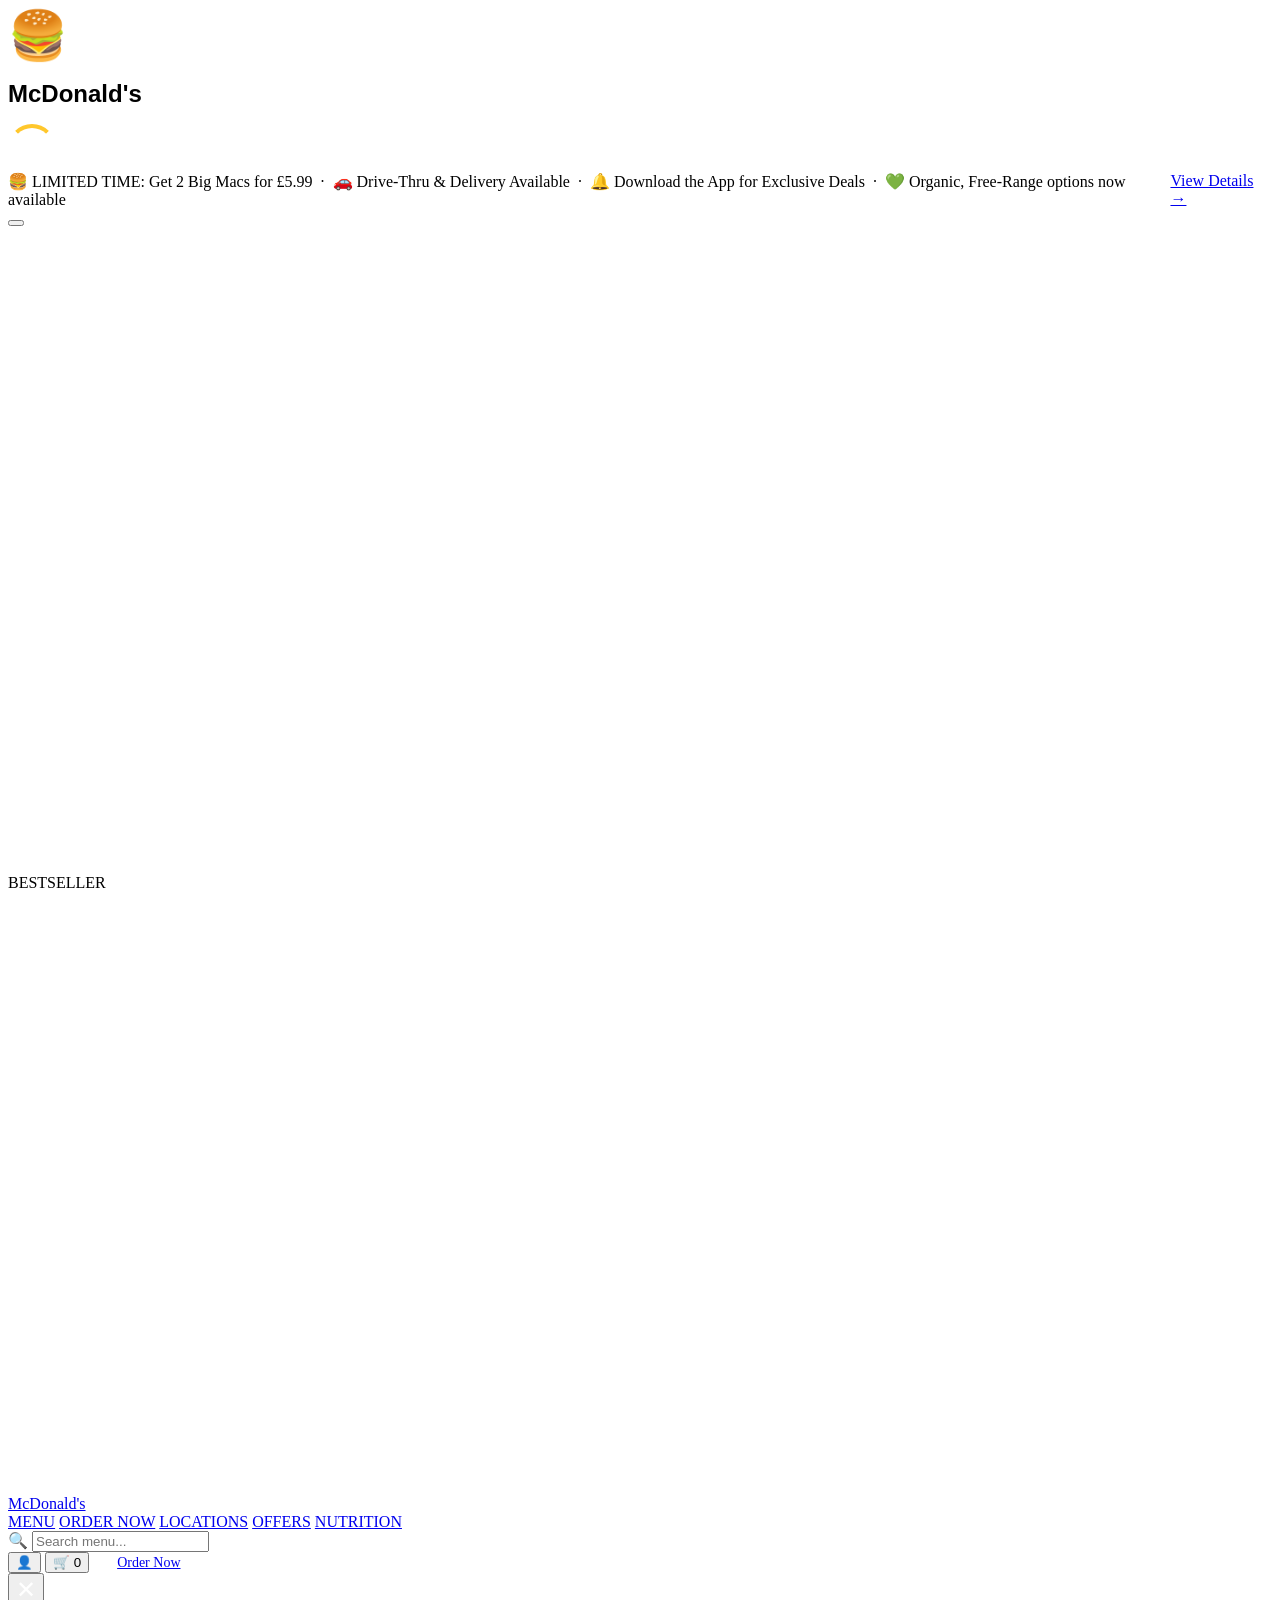
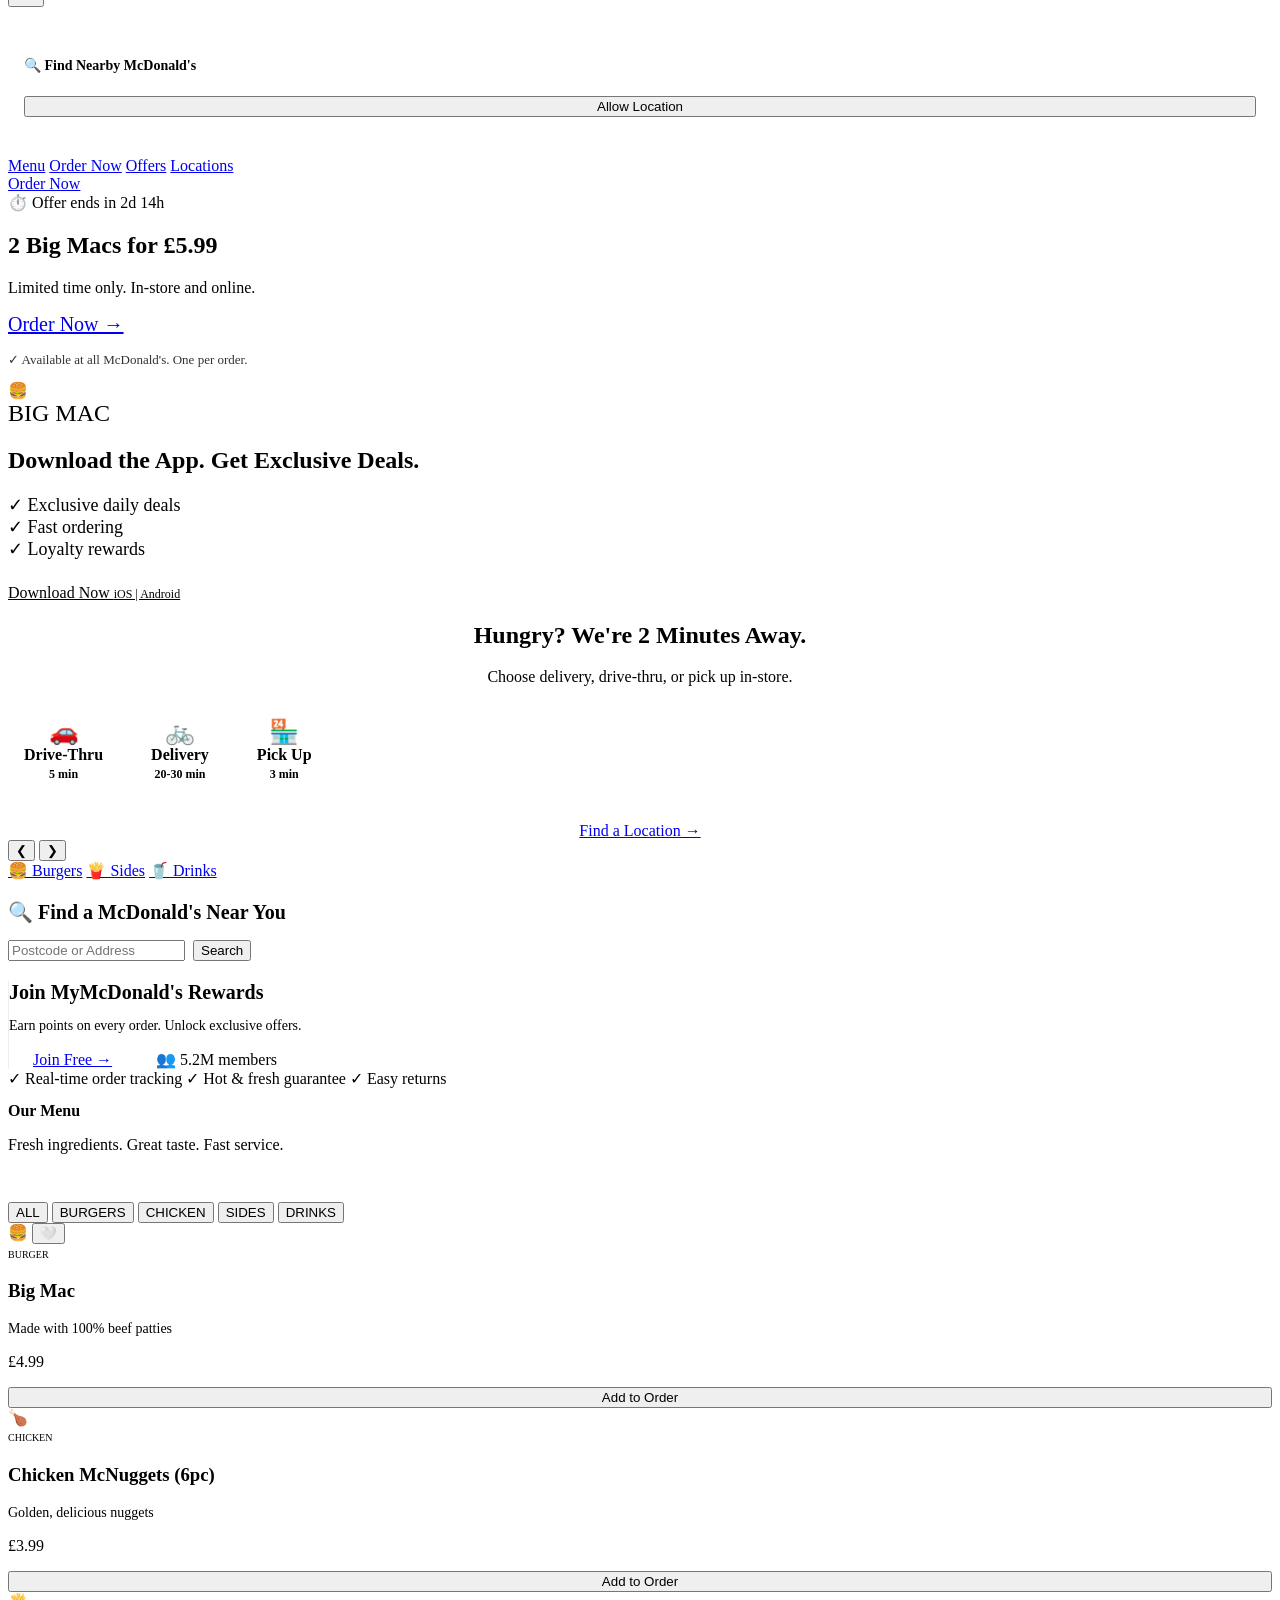
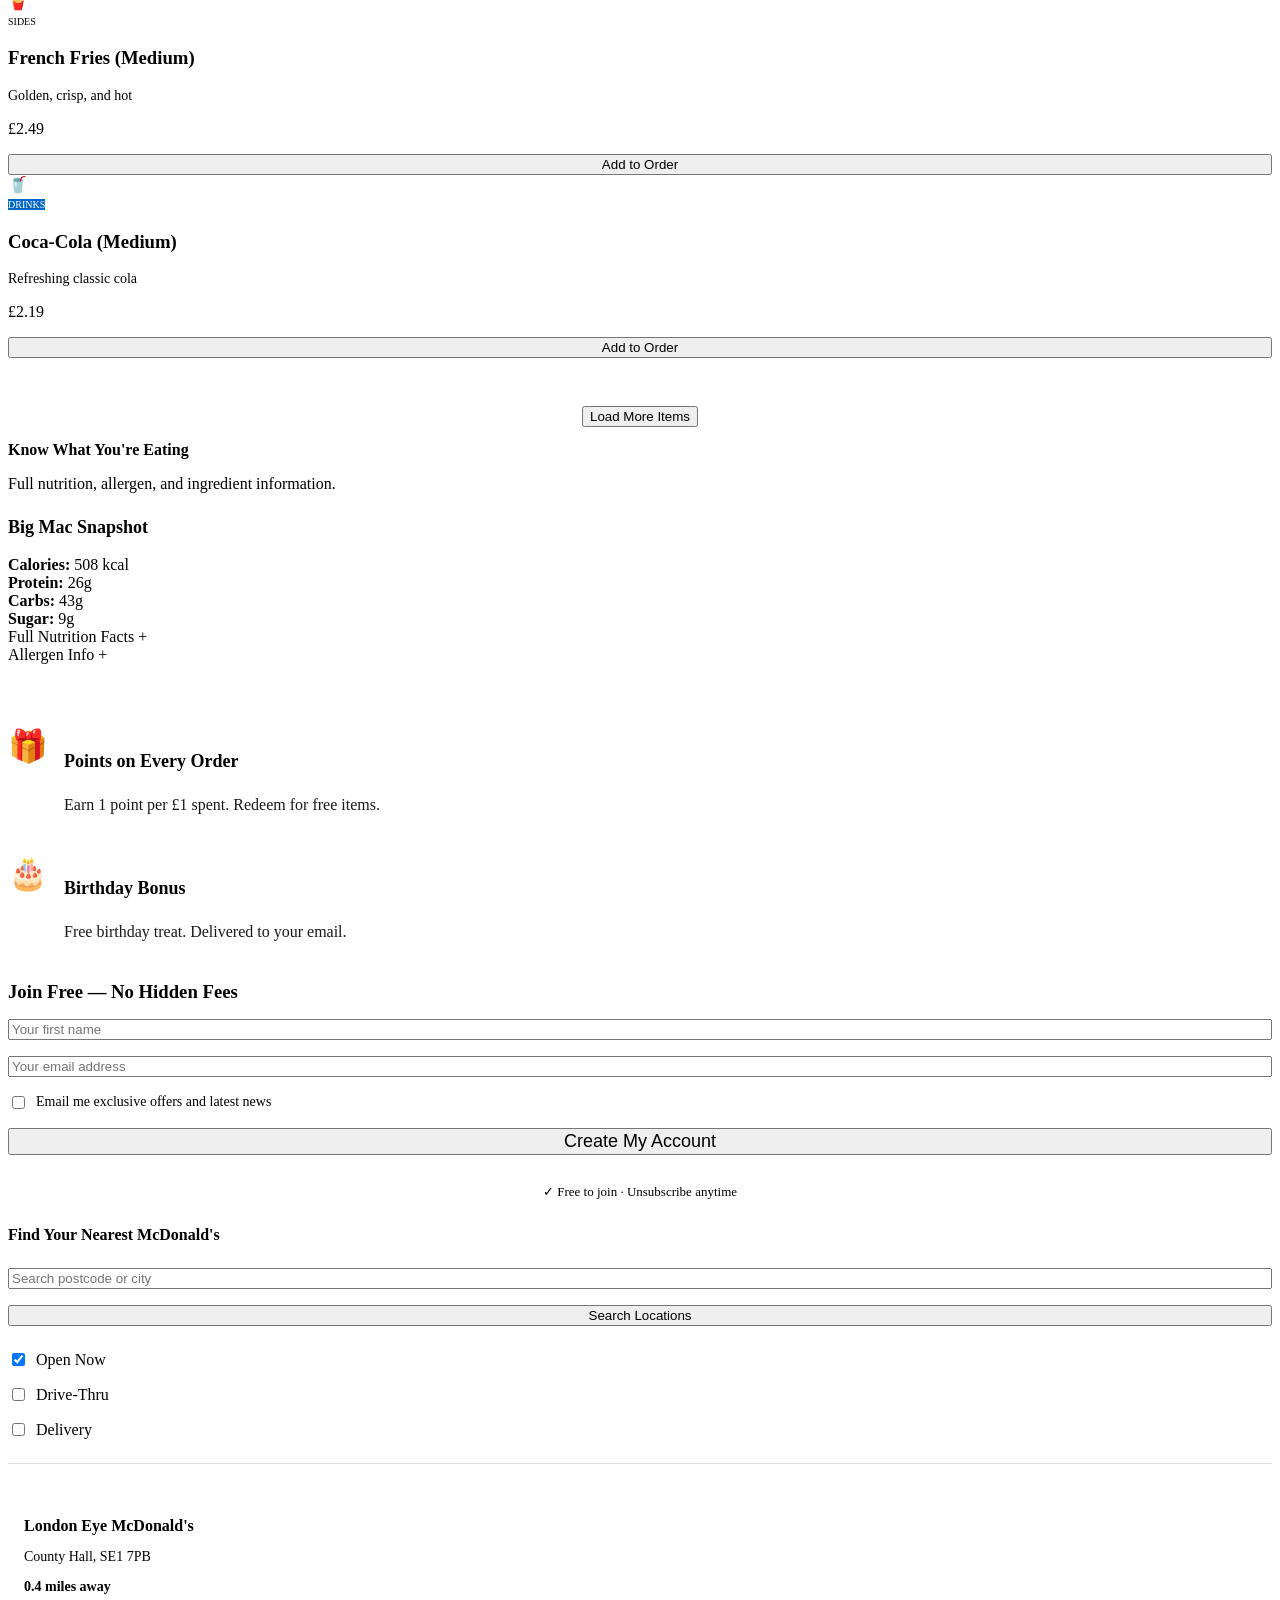
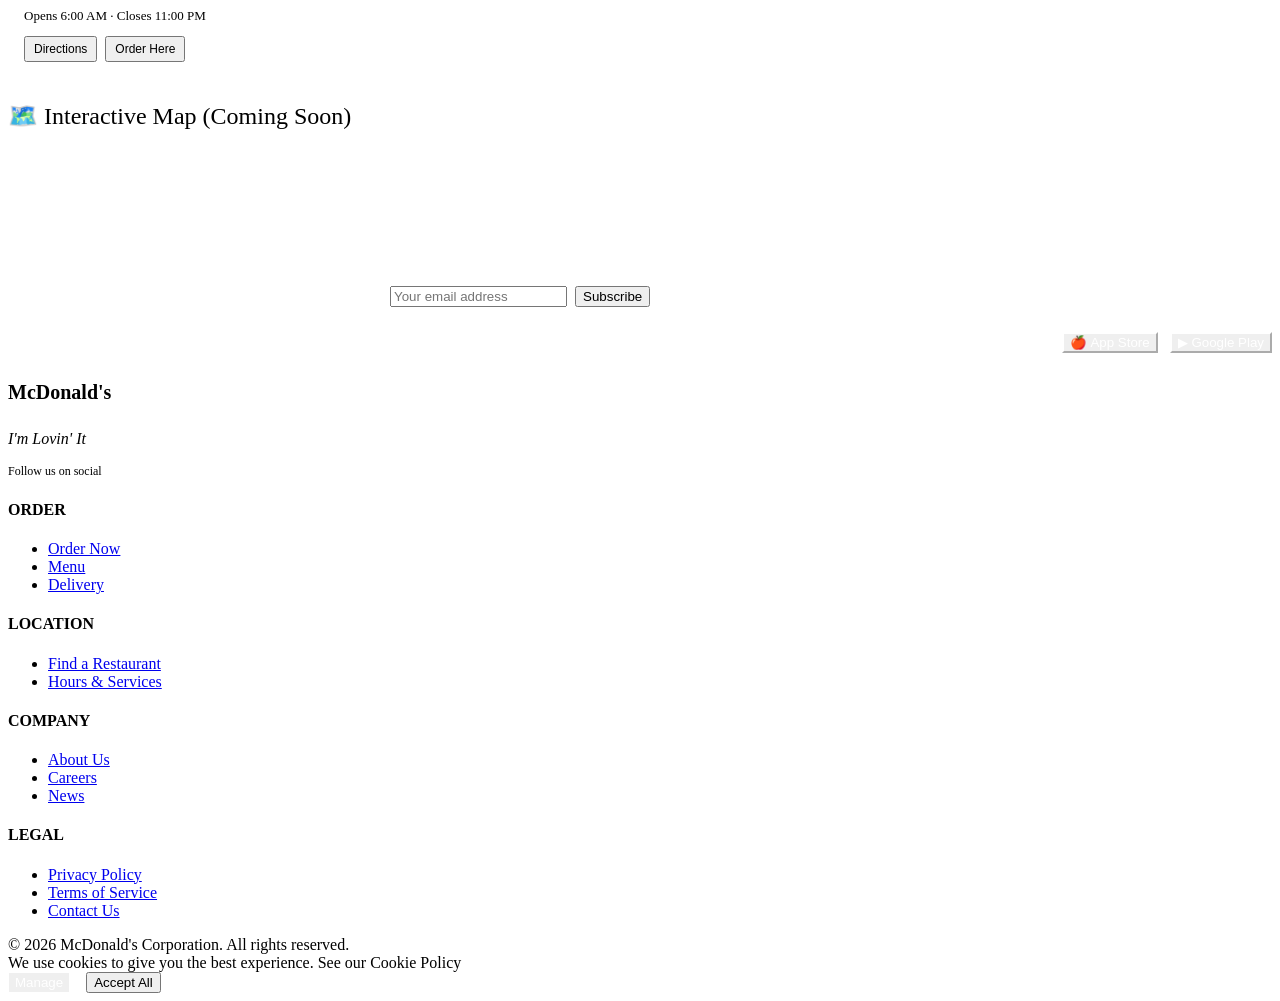
<file: index.html>
<!DOCTYPE html>
<html lang="en">
<head>
  <meta charset="UTF-8">
  <meta name="viewport" content="width=device-width, initial-scale=1.0">
  <title>McDonald's | Order Now | Delivery & Drive-Thru Available</title>
  <meta name="description" content="Browse our menu, order online, and deliver or pick up near you. Fast, fresh, and delicious. Download the app for exclusive deals.">
  <meta property="og:title" content="McDonald's | Order Now">
  <meta property="og:description" content="Browse our menu, order online, and deliver or pick up near you.">
  <meta property="og:type" content="website">
  <meta name="theme-color" content="#DC143C">
  
  <script type="application/ld+json">
    {
      "@context": "https://schema.org",
      "@type": "FastFoodRestaurant",
      "name": "McDonald's",
      "image": "logo.png",
      "aggregateRating": {
        "@type": "AggregateRating",
        "ratingValue": "4.8",
        "reviewCount": "2400000"
      }
    }
  </script>
</head>
<body>
  <!-- Page Loader -->
  <div id="page-loader" class="loader-overlay">
    <div style="font-size:48px; margin-bottom:16px;">🍔</div>
    <h2 style="margin:0;font-family:'Rubik', sans-serif;">McDonald's</h2>
    <div style="margin-top:16px;width:40px;height:40px;border:4px solid white;border-top-color:#FFC72C;border-radius:50%;animation:spin 1s linear infinite;"></div>
    <style>@keyframes spin {100%{transform:rotate(360deg)}}</style>
  </div>

  <!-- Announcement Bar -->
  <div class="announcement-bar">
    <div class="container marquee-container" style="display:flex;">
      <div class="marquee">
        🍔 LIMITED TIME: Get 2 Big Macs for £5.99 &nbsp;·&nbsp; 🚗 Drive-Thru & Delivery Available &nbsp;·&nbsp; 🔔 Download the App for Exclusive Deals &nbsp;·&nbsp; 💚 Organic, Free-Range options now available
      </div>
      <a href="#" class="announcement-link">View Details &rarr;</a>
    </div>
  </div>

  <!-- Main Nav -->
  <nav class="main-nav">
    <div class="container nav-container">
      <button class="mobile-menu-btn nav-icon" aria-label="Open menu">
        <div class="hamburger"><span></span><span></span><span></span></div>
      </button>
      <a href="#" class="nav-brand">
        <!-- Minimal M SVG abstraction -->
        <svg class="nav-logo-svg" viewBox="0 0 100 100" xmlns="http://www.w3.org/2000/svg">
          <path d="M 20 80 Q 20 20 50 20 Q 80 20 80 80" fill="transparent" stroke="var(--golden-yellow)" stroke-width="12" stroke-linecap="round"/>
          <path d="M 50 20 Q 50 50 50 50" fill="transparent" stroke="var(--primary-red)" stroke-width="12" stroke-linecap="round"/>
        </svg>
        McDonald's
      </a>
      <div class="nav-links">
        <a href="#menu">MENU</a>
        <a href="#order">ORDER NOW</a>
        <a href="#locations">LOCATIONS</a>
        <a href="#offers">OFFERS</a>
        <a href="#nutrition">NUTRITION</a>
      </div>
      <div class="nav-actions">
        <div class="nav-search-container" id="nav-search-wrapper">
          <div class="search-input-wrapper">
            <span class="search-icon">🔍</span>
            <input type="text" id="nav-search-input" placeholder="Search menu..." autocomplete="off">
          </div>
          <div class="search-results-dropdown" id="search-results-dropdown" style="display:none;"></div>
        </div>
        <button class="nav-icon" aria-label="Account">👤</button>
        <button class="nav-icon" aria-label="Cart" style="position:relative;">
          🛒 <span class="cart-badge">0</span>
        </button>
        <a href="#menu" class="btn btn--primary" style="padding: 8px 16px; font-size:14px; margin-left: 8px;">Order Now</a>
      </div>
    </div>
  </nav>

  <!-- Mobile Sidebar Overlay -->
  <div class="mobile-nav-overlay"></div>
  <div class="mobile-nav-sidebar">
    <button class="mobile-menu-btn close" style="color:white;text-align:right;font-size:24px;margin-bottom:20px;">✕</button>
    <div style="background:var(--bg-light-grey);color:var(--text-black);padding:16px;border-radius:8px;margin-bottom:24px;">
      <p style="font-weight:600;font-size:14px;">🔍 Find Nearby McDonald's</p>
      <button class="btn btn--outline" style="width:100%;margin-top:8px;">Allow Location</button>
    </div>
    <a href="#menu">Menu</a>
    <a href="#order">Order Now</a>
    <a href="#offers">Offers</a>
    <a href="#locations">Locations</a>
    <div style="margin-top:auto;">
      <a href="#menu" class="btn btn--yellow" style="width:100%;text-align:center;">Order Now</a>
    </div>
  </div>

  <!-- Hero Carousel -->
  <section class="hero" id="home">
    <div class="hero-carousel">
      <!-- Slide 1 -->
      <div class="hero-slide slide-split active">
        <div class="slide-content">
          <div class="badge badge--orange slide-badge countdown-timer" data-seconds="223200">⏱️ Offer ends in 2d 14h</div>
          <h2 style="font-weight:900;">2 Big Macs for £5.99</h2>
          <p>Limited time only. In-store and online.</p>
          <div><a href="#order" class="btn btn--yellow" style="font-size:20px;">Order Now &rarr;</a></div>
          <p style="font-size:13px; opacity:0.8; margin-top:16px;">&check; Available at all McDonald's. One per order.</p>
        </div>
        <div class="slide-image">🍔<br/><span style="font-size:24px;color:black;">BIG MAC</span></div>
      </div>
      <!-- Slide 2 -->
      <div class="hero-slide slide-gradient">
        <div class="slide-content" style="color:var(--primary-red);">
          <h2>Download the App. Get Exclusive Deals.</h2>
          <ul style="list-style:none;padding:0;margin-bottom:24px;font-size:18px;">
            <li>&check; Exclusive daily deals</li>
            <li>&check; Fast ordering</li>
            <li>&check; Loyalty rewards</li>
          </ul>
          <div><a href="#" class="btn btn--yellow" style="color:var(--text-black);">Download Now <span style="font-size:12px;">iOS | Android</span></a></div>
        </div>
        <div class="phone-mockup"></div>
      </div>
      <!-- Slide 3 -->
      <div class="hero-slide slide-gradient warm">
        <div class="slide-content" style="align-items:center;text-align:center;">
          <h2>Hungry? We're 2 Minutes Away.</h2>
          <p style="color:var(--text-black);">Choose delivery, drive-thru, or pick up in-store.</p>
          <div style="display:flex;gap:16px;margin-bottom:24px;">
            <div class="card" style="padding:16px;font-weight:600;"><span style="font-size:24px;">🚗</span><br/>Drive-Thru<br/><span style="font-size:12px;color:var(--text-muted)">5 min</span></div>
            <div class="card" style="padding:16px;font-weight:600;"><span style="font-size:24px;">🚲</span><br/>Delivery<br/><span style="font-size:12px;color:var(--text-muted)">20-30 min</span></div>
            <div class="card" style="padding:16px;font-weight:600;"><span style="font-size:24px;">🏪</span><br/>Pick Up<br/><span style="font-size:12px;color:var(--text-muted)">3 min</span></div>
          </div>
          <div><a href="#locations" class="btn btn--primary">Find a Location &rarr;</a></div>
        </div>
      </div>
    </div>
    
    <div class="carousel-arrows">
      <button class="carousel-arrow" id="carousel-prev">❮</button>
      <button class="carousel-arrow" id="carousel-next">❯</button>
    </div>
    <div class="carousel-nav">
      <div class="carousel-dot active"></div>
      <div class="carousel-dot"></div>
      <div class="carousel-dot"></div>
    </div>
    
    <div class="quick-menu-shortcuts">
      <a href="#burgers" class="btn btn--secondary" style="background:white;">🍔 Burgers</a>
      <a href="#sides" class="btn btn--secondary" style="background:white;">🍟 Sides</a>
      <a href="#drinks" class="btn btn--secondary" style="background:white;">🥤 Drinks</a>
    </div>
  </section>

  <!-- Quick Access & Promo Container -->
  <div class="container" style="position:relative;">
    <section class="quick-access-section" id="quick-access">
      <div class="location-panel">
        <h3 style="font-size:20px;margin-bottom:16px;">🔍 Find a McDonald's Near You</h3>
        <div style="display:flex;gap:8px;">
          <input type="text" class="input-field" placeholder="Postcode or Address" />
          <button class="btn btn--primary">Search</button>
        </div>
      </div>
      <div class="loyalty-teaser border-left" style="border-left: 1px solid #eee;">
        <h3 style="font-size:20px;margin-bottom:8px;">Join MyMcDonald's Rewards</h3>
        <p style="font-size:14px;color:var(--text-muted);margin-bottom:16px;">Earn points on every order. Unlock exclusive offers.</p>
        <a href="#loyalty" class="btn btn--yellow" style="padding:12px 24px;">Join Free &rarr;</a>
        <span class="badge badge--green" style="margin-left:16px;">👥 5.2M members</span>
      </div>
      <div class="trust-row">
        <span>&check; Real-time order tracking</span>
        <span>&check; Hot & fresh guarantee</span>
        <span>&check; Easy returns</span>
      </div>
    </section>
  </div>

  <!-- Menu Section -->
  <section class="section-pad menu-section" id="menu">
    <div class="container" data-animate>
      <div style="margin-bottom:48px;">
        <h2 style="font-size:var(--text-3xl);">Our Menu</h2>
        <p style="color:var(--text-muted);font-size:var(--text-lg);">Fresh ingredients. Great taste. Fast service.</p>
      </div>
      
      <div class="menu-filters">
        <button class="btn btn--primary">ALL</button>
        <button class="btn btn--outline">BURGERS</button>
        <button class="btn btn--outline">CHICKEN</button>
        <button class="btn btn--outline">SIDES</button>
        <button class="btn btn--outline">DRINKS</button>
      </div>

      <div class="menu-grid">
        <!-- Item 1 -->
        <div class="card menu-item-card">
          <div class="menu-item-img">
            🍔
            <button class="wishlist-btn">🤍</button>
            <span class="badge badge--orange" style="position:absolute;bottom:8px;left:8px;">BESTSELLER</span>
          </div>
          <div class="menu-item-content">
            <span class="badge badge--red" style="align-self:flex-start;font-size:10px;">BURGER</span>
            <h3>Big Mac</h3>
            <p style="font-size:14px;color:var(--text-muted);">Made with 100% beef patties</p>
            <p class="price">£4.99</p>
            <div style="margin-top:auto;">
              <button class="btn btn--primary" style="width:100%;">Add to Order</button>
            </div>
          </div>
        </div>
        <!-- Item 2 -->
        <div class="card menu-item-card">
          <div class="menu-item-img">🍗</div>
          <div class="menu-item-content">
            <span class="badge badge--yellow" style="align-self:flex-start;font-size:10px;">CHICKEN</span>
            <h3>Chicken McNuggets (6pc)</h3>
            <p style="font-size:14px;color:var(--text-muted);">Golden, delicious nuggets</p>
            <p class="price">£3.99</p>
            <div style="margin-top:auto;"><button class="btn btn--primary" style="width:100%;">Add to Order</button></div>
          </div>
        </div>
        <!-- Item 3 -->
        <div class="card menu-item-card">
          <div class="menu-item-img">🍟</div>
          <div class="menu-item-content">
            <span class="badge badge--red" style="align-self:flex-start;font-size:10px;">SIDES</span>
            <h3>French Fries (Medium)</h3>
            <p style="font-size:14px;color:var(--text-muted);">Golden, crisp, and hot</p>
            <p class="price">£2.49</p>
            <div style="margin-top:auto;"><button class="btn btn--primary" style="width:100%;">Add to Order</button></div>
          </div>
        </div>
        <!-- Item 4 -->
        <div class="card menu-item-card">
          <div class="menu-item-img">🥤</div>
          <div class="menu-item-content">
            <span class="badge badge--action-blue" style="background:#0066CC;color:white;align-self:flex-start;font-size:10px;">DRINKS</span>
            <h3>Coca-Cola (Medium)</h3>
            <p style="font-size:14px;color:var(--text-muted);">Refreshing classic cola</p>
            <p class="price">£2.19</p>
            <div style="margin-top:auto;"><button class="btn btn--primary" style="width:100%;">Add to Order</button></div>
          </div>
        </div>
      </div>
      
      <div style="text-align:center;margin-top:48px;">
        <button class="btn btn--secondary">Load More Items</button>
      </div>
    </div>
  </section>

  <!-- Nutrition Section -->
  <section class="section-pad nutrition-section" id="nutrition">
    <div class="container" data-animate>
      <div class="nutrition-card">
        <h2 style="font-size:var(--text-2xl);">Know What You're Eating</h2>
        <p style="color:var(--text-muted);font-size:16px;">Full nutrition, allergen, and ingredient information.</p>
        
        <div style="margin-top:24px;">
          <h3 style="font-size:18px;">Big Mac Snapshot</h3>
          <div class="nutrition-table">
            <div class="nut-fact"><strong>Calories:</strong> 508 kcal</div>
            <div class="nut-fact"><strong>Protein:</strong> 26g</div>
            <div class="nut-fact"><strong>Carbs:</strong> 43g</div>
            <div class="nut-fact low"><strong>Sugar:</strong> 9g</div>
          </div>
          <div class="accordion-header" style="cursor:pointer;color:var(--primary-red);">Full Nutrition Facts <span>+</span></div>
          <div class="accordion-header" style="cursor:pointer;color:var(--primary-red);">Allergen Info <span>+</span></div>
        </div>
      </div>
    </div>
  </section>
  
  <!-- Loyalty Section -->
  <section class="section-pad loyalty-section" id="loyalty">
    <div class="container loyalty-grid" data-animate>
      <div style="padding-right:10%;">
        <h2 style="font-size:var(--text-2xl);color:white;">Join MyMcDonald's Rewards. Earn Points. Unlock Exclusive Deals.</h2>
        <div style="margin-top:32px;">
          <div style="display:flex;gap:16px;margin-bottom:24px;">
            <div style="font-size:32px;">🎁</div>
            <div><h4 style="font-size:18px;">Points on Every Order</h4><p style="opacity:0.9;">Earn 1 point per £1 spent. Redeem for free items.</p></div>
          </div>
          <div style="display:flex;gap:16px;margin-bottom:24px;">
            <div style="font-size:32px;">🎂</div>
            <div><h4 style="font-size:18px;">Birthday Bonus</h4><p style="opacity:0.9;">Free birthday treat. Delivered to your email.</p></div>
          </div>
        </div>
      </div>
      <div>
        <div class="loyalty-form-card">
          <h3 style="color:var(--primary-red);margin-bottom:16px;">Join Free — No Hidden Fees</h3>
          <form style="display:flex;flex-direction:column;gap:16px;">
            <input type="text" class="input-field" placeholder="Your first name">
            <input type="email" class="input-field" placeholder="Your email address">
            <label style="display:flex;align-items:center;gap:8px;font-size:14px;"><input type="checkbox"> Email me exclusive offers and latest news</label>
            <button type="button" class="btn btn--primary" style="width:100%;font-size:18px;">Create My Account</button>
            <p style="text-align:center;font-size:13px;color:var(--text-muted);">&check; Free to join · Unsubscribe anytime</p>
          </form>
        </div>
      </div>
    </div>
  </section>

  <!-- Location/Locator Section -->
  <section class="section-pad" style="background:var(--bg-white);" id="locations">
    <div class="container locator-grid" data-animate>
      <div>
        <h2 style="font-size:var(--text-2xl);margin-bottom:24px;">Find Your Nearest McDonald's</h2>
        <div style="display:flex;flex-direction:column;gap:16px;margin-bottom:24px;">
          <input type="text" class="input-field" placeholder="Search postcode or city">
          <button class="btn btn--primary">Search Locations</button>
        </div>
        <div style="display:flex;flex-direction:column;gap:16px;">
          <label style="display:flex;align-items:center;gap:8px;"><input type="checkbox" checked> Open Now</label>
          <label style="display:flex;align-items:center;gap:8px;"><input type="checkbox"> Drive-Thru</label>
          <label style="display:flex;align-items:center;gap:8px;"><input type="checkbox"> Delivery</label>
        </div>
        
        <div style="margin-top:24px;border-top:1px solid #ddd;padding-top:16px;">
          <div class="card" style="padding:16px;margin-bottom:16px;">
            <h4 style="font-size:16px;margin-bottom:4px;">London Eye McDonald's</h4>
            <p style="color:var(--text-muted);font-size:14px;margin-bottom:8px;">County Hall, SE1 7PB</p>
            <p style="color:var(--primary-red);font-weight:600;font-size:14px;margin-bottom:8px;">0.4 miles away</p>
            <p style="font-size:13px;color:var(--text-muted);margin-bottom:12px;">Opens 6:00 AM · Closes 11:00 PM</p>
            <div style="display:flex;gap:8px;">
               <button class="btn btn--outline" style="font-size:12px;padding:4px 8px;">Directions</button>
               <button class="btn btn--yellow" style="font-size:12px;padding:4px 8px;">Order Here</button>
            </div>
          </div>
        </div>
      </div>
      <div class="map-placeholder">
        <p style="font-size:24px;color:var(--text-muted);">🗺️ Interactive Map (Coming Soon)</p>
      </div>
    </div>
  </section>

  <!-- Newsletter Section -->
  <section class="section-pad" style="background:var(--primary-red);color:white;text-align:center;">
    <div class="container" data-animate>
      <h2 style="font-size:var(--text-3xl);color:white;margin-bottom:16px;">Get Weekly Deals Straight to Your Phone</h2>
      <p style="font-size:18px;opacity:0.9;max-width:600px;margin:0 auto 32px auto;">Exclusive offers, new menu items, and insider updates. Plus: Free Large Fries when you subscribe.</p>
      <div class="card" style="max-width:500px;margin:0 auto;padding:24px;color:var(--text-black);">
        <div style="display:flex;gap:8px;">
          <input type="email" class="input-field" placeholder="Your email address">
          <button class="btn btn--primary">Subscribe</button>
        </div>
      </div>
    </div>
  </section>

  <!-- Footer -->
  <footer class="main-footer">
    <div class="app-download-band">
      <div class="container" style="display:flex;align-items:center;justify-content:space-between;flex-wrap:wrap;gap:16px;">
        <h3 style="font-size:20px;color:white;margin:0;">Download the McDonald's App</h3>
        <div>
          <button class="btn btn--outline" style="color:white;border-color:white;">🍎 App Store</button>
          <button class="btn btn--outline" style="color:white;border-color:white;margin-left:8px;">▶ Google Play</button>
        </div>
      </div>
    </div>
    <div class="container footer-grid" data-animate>
      <div class="footer-col">
        <h4 style="color:var(--primary-red);font-size:20px;">McDonald's</h4>
        <p style="font-style:italic;color:var(--text-muted);margin-bottom:16px;">I'm Lovin' It</p>
        <p style="font-size:12px;color:var(--text-muted);">Follow us on social</p>
      </div>
      <div class="footer-col">
        <h4>ORDER</h4>
        <ul>
          <li><a href="#">Order Now</a></li>
          <li><a href="#">Menu</a></li>
          <li><a href="#">Delivery</a></li>
        </ul>
      </div>
      <div class="footer-col">
        <h4>LOCATION</h4>
        <ul>
          <li><a href="#">Find a Restaurant</a></li>
          <li><a href="#">Hours & Services</a></li>
        </ul>
      </div>
      <div class="footer-col">
        <h4>COMPANY</h4>
        <ul>
          <li><a href="#">About Us</a></li>
          <li><a href="#">Careers</a></li>
          <li><a href="#">News</a></li>
        </ul>
      </div>
      <div class="footer-col">
        <h4>LEGAL</h4>
        <ul>
          <li><a href="#">Privacy Policy</a></li>
          <li><a href="#">Terms of Service</a></li>
          <li><a href="#">Contact Us</a></li>
        </ul>
      </div>
    </div>
    <div class="footer-bottom">
      <div class="container" style="display:flex;justify-content:space-between;">
        <span>© 2026 McDonald's Corporation. All rights reserved.</span>
        <div><a href="#" style="color:white;margin-left:16px;">Privacy</a><a href="#" style="color:white;margin-left:16px;">Terms</a></div>
      </div>
    </div>
  </footer>

  <div id="cookie-banner" class="cookie-banner">
    <p style="margin:0;">We use cookies to give you the best experience. See our Cookie Policy</p>
    <div style="display:flex;gap:16px;">
      <button class="btn btn--ghost" style="color:white;border:1px solid white;">Manage</button>
      <button class="btn btn--primary" id="accept-cookies">Accept All</button>
    </div>
  </div>

  <script type="module" src="/src/main.ts"></script>
</body>
</html>
</file>
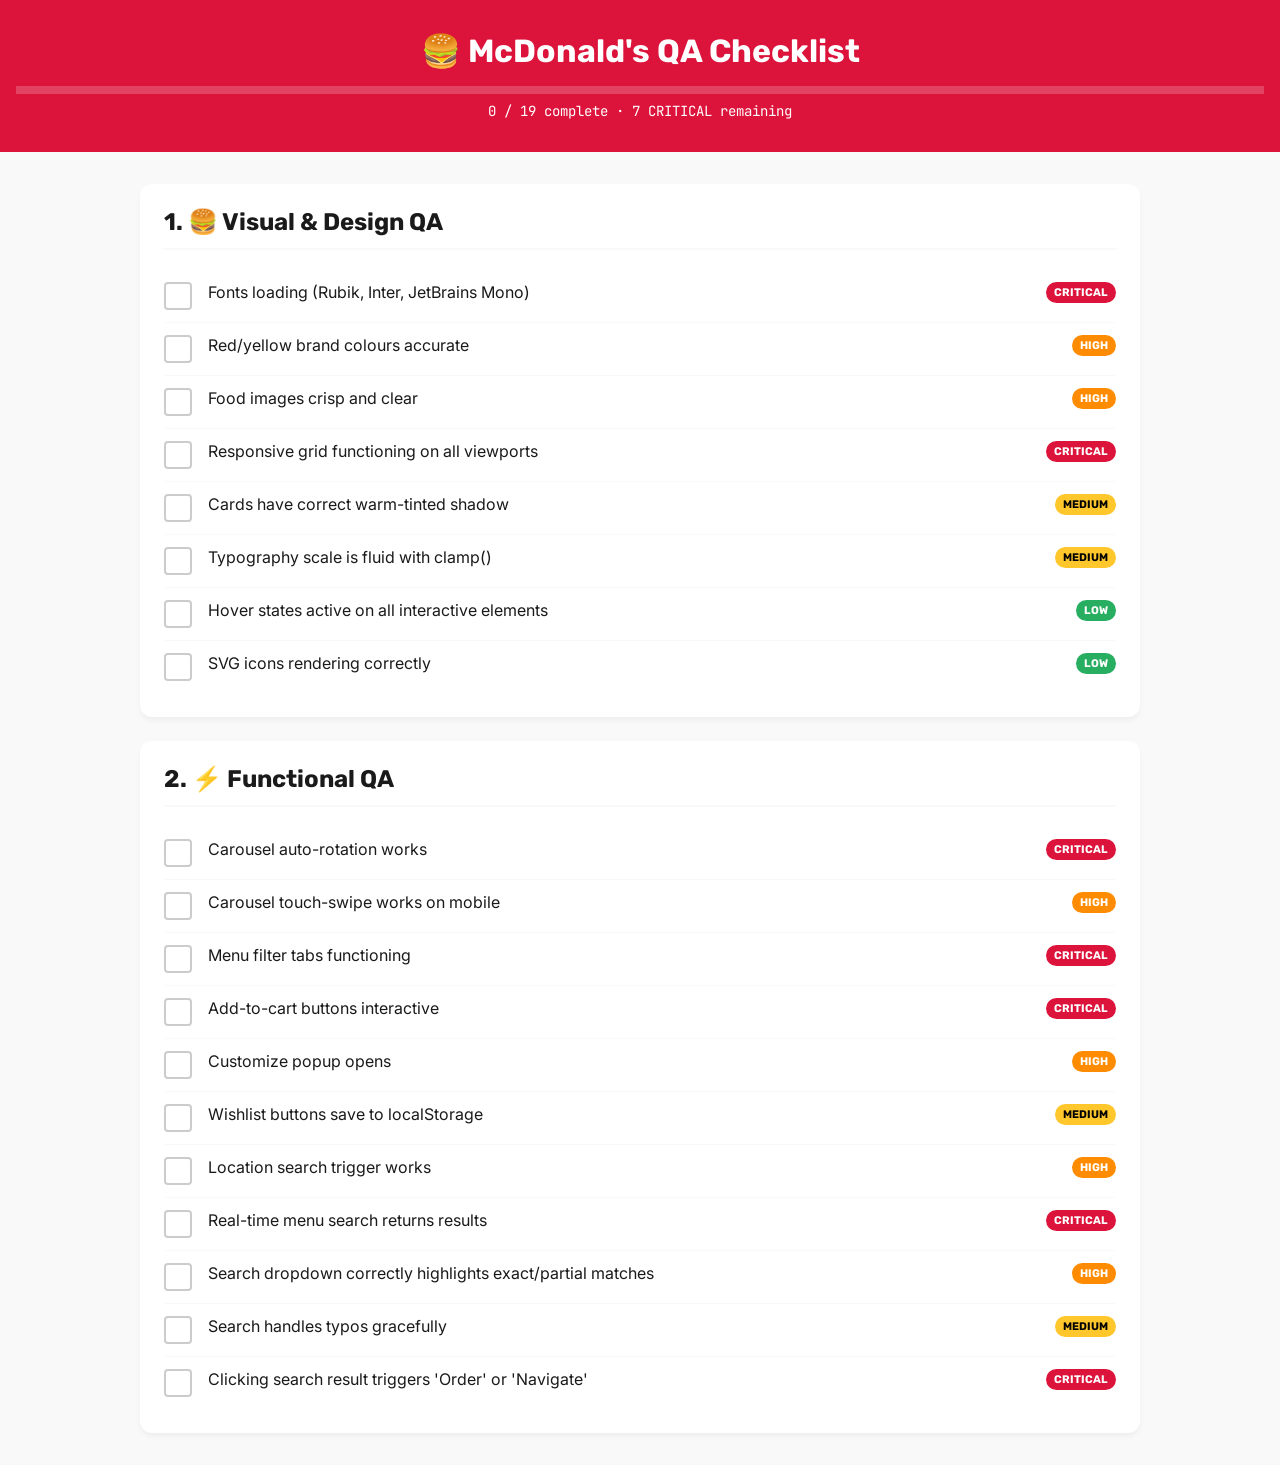
<file: qa.html>
<!DOCTYPE html>
<html lang="en">
<head>
  <meta charset="UTF-8">
  <meta name="viewport" content="width=device-width, initial-scale=1.0">
  <title>McDonald's QA Checklist</title>
  <link href="https://fonts.googleapis.com/css2?family=Inter:wght@400;500;600&family=JetBrains+Mono:wght@400;600&family=Rubik:wght@400;500;700&display=swap" rel="stylesheet">
  <style>
    :root {
      --primary-red: #DC143C;
      --golden-yellow: #FFC72C;
      --bg-white: #FFFFFF;
      --bg-light-grey: #F9F9F9;
      --text-black: #1A1A1A;
      --text-muted: #999999;
      --success-green: #27AE60;
      
      --font-display: 'Rubik', sans-serif;
      --font-body: 'Inter', sans-serif;
      --font-mono: 'JetBrains Mono', monospace;
    }
    body {
      font-family: var(--font-body);
      background-color: var(--bg-light-grey);
      color: var(--text-black);
      margin: 0;
      padding: 0;
    }
    .header {
      background: var(--primary-red);
      color: white;
      padding: 32px 16px;
      text-align: center;
    }
    .header h1 {
      font-family: var(--font-display);
      margin: 0;
      font-size: 32px;
    }
    .progress-bar-container {
      width: 100%;
      height: 8px;
      background: rgba(255,255,255,0.2);
      margin-top: 16px;
    }
    .progress-bar {
      height: 100%;
      background: var(--golden-yellow);
      width: 0%;
      transition: width 0.3s ease;
    }
    .stats {
      font-family: var(--font-mono);
      margin-top: 8px;
      font-size: 14px;
    }
    .container {
      max-width: 1000px;
      margin: 32px auto;
      padding: 0 16px;
    }
    .card {
      background: var(--bg-white);
      border-radius: 12px;
      padding: 24px;
      margin-bottom: 24px;
      box-shadow: 0 4px 6px -1px rgba(0,0,0,0.05);
    }
    .card h2 {
      font-family: var(--font-display);
      margin-top: 0;
      border-bottom: 2px solid var(--bg-light-grey);
      padding-bottom: 12px;
      display: flex;
      justify-content: space-between;
    }
    .qa-item {
      display: flex;
      align-items: flex-start;
      padding: 12px 0;
      border-bottom: 1px solid var(--bg-light-grey);
      cursor: pointer;
    }
    .qa-item:last-child { border-bottom: none; }
    .qa-checkbox {
      width: 24px;
      height: 24px;
      border: 2px solid #ccc;
      border-radius: 4px;
      margin-right: 16px;
      display: flex;
      align-items: center;
      justify-content: center;
      transition: all 0.2s;
    }
    .qa-item.checked .qa-checkbox {
      background: var(--primary-red);
      border-color: var(--primary-red);
      color: white;
    }
    .qa-item.checked .qa-checkbox::after {
      content: '✓';
      font-weight: bold;
    }
    .priority {
      font-family: var(--font-display);
      font-weight: bold;
      font-size: 11px;
      padding: 4px 8px;
      border-radius: 99px;
      margin-left: auto;
    }
    .prio-critical { background: var(--primary-red); color: white; }
    .prio-high { background: #FF8C00; color: white; }
    .prio-medium { background: var(--golden-yellow); color: black; }
    .prio-low { background: var(--success-green); color: white; }
    .qa-desc { flex: 1; margin-right: 16px; }
  </style>
</head>
<body>

  <div class="header">
    <h1>🍔 McDonald's QA Checklist</h1>
    <div class="progress-bar-container"><div class="progress-bar" id="progress-bar"></div></div>
    <div class="stats" id="stats">0 / 0 complete · 0 CRITICAL remaining</div>
  </div>

  <div class="container" id="checklist-container">
    <!-- Rendered via JS -->
  </div>

  <script>
    const categories = [
      {
        name: "1. 🍔 Visual & Design QA",
        items: [
          { desc: "Fonts loading (Rubik, Inter, JetBrains Mono)", priority: "critical" },
          { desc: "Red/yellow brand colours accurate", priority: "high" },
          { desc: "Food images crisp and clear", priority: "high" },
          { desc: "Responsive grid functioning on all viewports", priority: "critical" },
          { desc: "Cards have correct warm-tinted shadow", priority: "medium" },
          { desc: "Typography scale is fluid with clamp()", priority: "medium" },
          { desc: "Hover states active on all interactive elements", priority: "low" },
          { desc: "SVG icons rendering correctly", priority: "low" }
        ]
      },
      {
        name: "2. ⚡ Functional QA",
        items: [
          { desc: "Carousel auto-rotation works", priority: "critical" },
          { desc: "Carousel touch-swipe works on mobile", priority: "high" },
          { desc: "Menu filter tabs functioning", priority: "critical" },
          { desc: "Add-to-cart buttons interactive", priority: "critical" },
          { desc: "Customize popup opens", priority: "high" },
          { desc: "Wishlist buttons save to localStorage", priority: "medium" },
          { desc: "Location search trigger works", priority: "high" },
          { desc: "Real-time menu search returns results", priority: "critical" },
          { desc: "Search dropdown correctly highlights exact/partial matches", priority: "high" },
          { desc: "Search handles typos gracefully", priority: "medium" },
          { desc: "Clicking search result triggers 'Order' or 'Navigate'", priority: "critical" }
        ]
      }
    ];

    let totalItems = 0;
    let completedItems = 0;
    let criticals = 0;
    let completedCriticals = 0;

    const container = document.getElementById('checklist-container');

    function updateStats() {
      const pBar = document.getElementById('progress-bar');
      const stats = document.getElementById('stats');
      pBar.style.width = `${(completedItems / totalItems) * 100}%`;
      stats.textContent = `${completedItems} / ${totalItems} complete · ${criticals - completedCriticals} CRITICAL remaining`;
    }

    categories.forEach((cat, catIndex) => {
      const card = document.createElement('div');
      card.className = 'card';
      const h2 = document.createElement('h2');
      h2.textContent = cat.name;
      card.appendChild(h2);

      cat.items.forEach((item, itemIndex) => {
        totalItems++;
        if(item.priority === 'critical') criticals++;

        const div = document.createElement('div');
        div.className = 'qa-item';
        
        const checkbox = document.createElement('div');
        checkbox.className = 'qa-checkbox';
        
        const desc = document.createElement('div');
        desc.className = 'qa-desc';
        desc.textContent = item.desc;
        
        const prio = document.createElement('div');
        prio.className = `priority prio-${item.priority}`;
        prio.textContent = item.priority.toUpperCase();

        div.appendChild(checkbox);
        div.appendChild(desc);
        div.appendChild(prio);

        div.addEventListener('click', () => {
          const isChecked = div.classList.toggle('checked');
          if (isChecked) {
            completedItems++;
            if (item.priority === 'critical') completedCriticals++;
          } else {
            completedItems--;
            if (item.priority === 'critical') completedCriticals--;
          }
          updateStats();
        });

        card.appendChild(div);
      });
      container.appendChild(card);
    });

    updateStats();
  </script>
</body>
</html>
</file>
